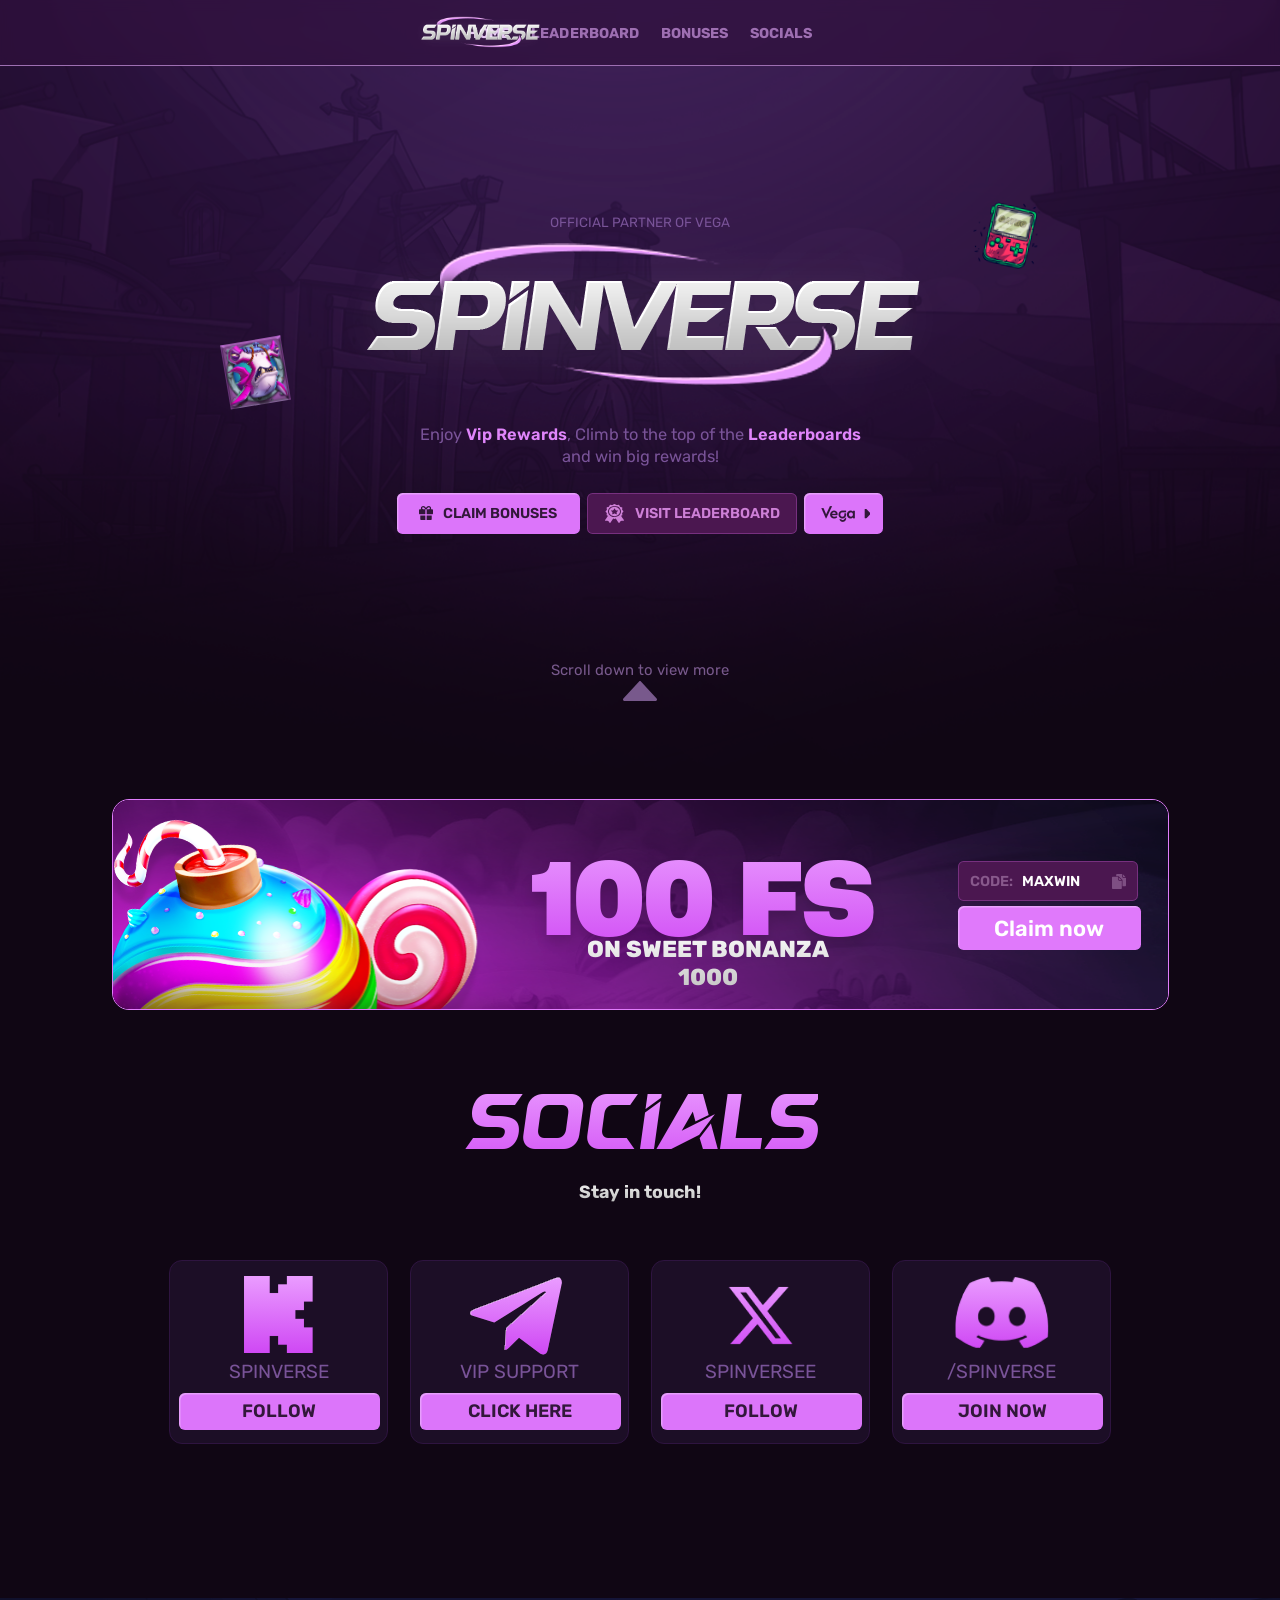
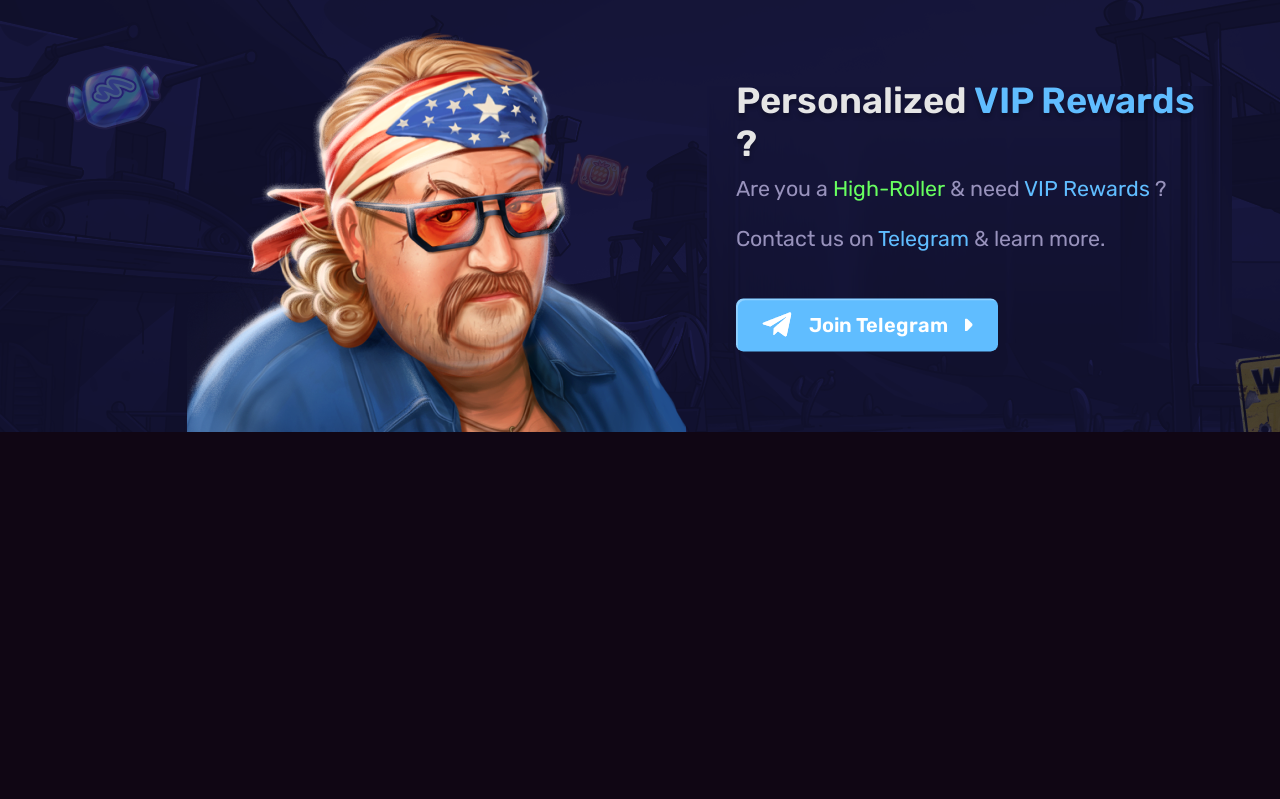
<file: index.html>
<!DOCTYPE html>
<html lang="en">
<head>
<meta charset="utf-8">
<meta name="viewport" content="width=device-width, initial-scale=1">
<title>SpinVerse — Official Partner of Vega</title>
<meta name="description" content="Enjoy VIP rewards, climb to the top of the SpinVerse leaderboards and win big rewards.">
<link rel="icon" href="assets/img/logo-nav.png">
<link rel="preconnect" href="https://fonts.googleapis.com">
<link rel="preconnect" href="https://fonts.gstatic.com" crossorigin>
<link href="https://fonts.googleapis.com/css2?family=Blinker:wght@400;600&family=Onest:wght@400..800&family=Rubik:wght@300..900&display=swap" rel="stylesheet">
<link rel="stylesheet" href="css/style.css">
<link rel="stylesheet" href="css/responsive.css">
</head>
<body>

<header class="topbar">
  <div class="topbar__inner">
    <a href="index.html" aria-label="SpinVerse home">
      <img class="topbar__logo" src="assets/img/logo-nav.png" alt="SpinVerse">
    </a>
    <button class="nav-toggle" type="button" aria-expanded="false" aria-controls="primary-nav" aria-label="Toggle navigation">
      <span></span><span></span><span></span>
    </button>
    <ul class="topbar__nav" id="primary-nav">
      <li><a href="index.html" aria-current="page">HOME</a></li>
      <li><a href="leaderboard.html">LEADERBOARD</a></li>
      <li><a href="#bonuses">BONUSES</a></li>
      <li><a href="#socials">SOCIALS</a></li>
    </ul>
  </div>
</header>

<main class="home">

  <!-- ===================== hero (Figma 13:2) ===================== -->
  <section class="hero">
    <img class="hero__bg" src="assets/img/bg-homepage.png" alt="">

    <!-- Figma places this art by absolute x/y on a 1920px page, so it lives in
         a centred 1920 box; otherwise it drifts against the centred logo and
         the rightmost piece falls off narrower viewports. -->
    <div class="hero__deco" aria-hidden="true">
      <div class="deco deco--bg3"><img src="assets/img/deco-bg3.png" alt=""></div>
      <div class="deco deco--razor"><img src="assets/img/deco-razor.png" alt=""></div>
      <div class="deco deco--gaybo"><img src="assets/img/deco-gaybo.png" alt=""></div>
      <div class="deco deco--sweets"><img src="assets/img/deco-sweets-mid.png" alt=""></div>
    </div>

    <div class="hero__brand">
      <p class="hero__partner">OFFICIAL PARTNER OF VEGA</p>
      <img class="hero__logo" src="assets/img/logo-spinverse-hero.png" alt="SpinVerse">
      <p class="hero__tagline">
        Enjoy <strong>Vip Rewards</strong>, Climb to the top of the <strong>Leaderboards</strong><br>
        and win big rewards!
      </p>
      <div class="hero__actions">
        <a class="btn btn--fill btn--claim" href="#bonuses">
          <img class="btn__icon" src="assets/svg/icon-gift.svg" alt="">CLAIM BONUSES
        </a>
        <a class="btn btn--ghost btn--lb" href="leaderboard.html">
          <img class="btn__icon" src="assets/svg/icon-premium-badge.svg" alt="">VISIT LEADERBOARD
        </a>
        <a class="btn btn--fill btn--vega" href="#" aria-label="Visit Vega">
          <span class="vega-mark" aria-hidden="true"></span>
          <span class="caret" aria-hidden="true"></span>
        </a>
      </div>
    </div>

    <div class="scroll-cue">
      <span>Scroll down to view more</span>
      <img src="assets/svg/icon-scroll-arrow.svg" alt="">
    </div>
  </section>

  <!-- ================ 100 FS banner (Figma 47:594) ================ -->
  <section class="promo" id="bonuses">
    <div class="promo__card">
      <img class="promo__bg" src="assets/img/banner-100fs-bg.png" alt="">
      <p class="promo__headline"><span>100 FS</span></p>
      <p class="promo__sub">ON SWEET BONANZA 1000</p>
      <div class="promo__actions">
        <button class="code-chip" type="button" data-code="MAXWIN">
          <span class="code-chip__label">CODE:</span>
          <span class="code-chip__value">MAXWIN</span>
          <img class="code-chip__copy" src="assets/svg/icon-copy.svg" alt="">
        </button>
        <a class="btn promo__claim" href="#">Claim now</a>
      </div>
    </div>
  </section>

  <!-- ================== socials (Figma 47:595) ==================== -->
  <section class="socials" id="socials">
    <h2 class="socials__title"><span>SOCIALS</span></h2>
    <p class="socials__sub">Stay in touch!</p>

    <div class="socials__grid">
      <div class="social-card">
        <span class="social-card__glyph glyph--kick" aria-hidden="true"></span>
        <p class="social-card__handle">SPINVERSE</p>
        <a class="btn social-card__cta" href="#">FOLLOW</a>
      </div>

      <div class="social-card">
        <img class="social-card__svg" src="assets/svg/icon-telegram-big.svg" alt="">
        <p class="social-card__handle">VIP SUPPORT</p>
        <a class="btn social-card__cta" href="#">CLICK HERE</a>
      </div>

      <div class="social-card">
        <span class="social-card__glyph glyph--x" aria-hidden="true"></span>
        <p class="social-card__handle">SPINVERSEE</p>
        <a class="btn social-card__cta" href="#">FOLLOW</a>
      </div>

      <div class="social-card">
        <span class="social-card__glyph glyph--discord" aria-hidden="true"></span>
        <p class="social-card__handle">/SPINVERSE</p>
        <a class="btn social-card__cta" href="#">JOIN NOW</a>
      </div>
    </div>
  </section>

  <!-- ================ VIP rewards band (Figma 47:598) ============= -->
  <section class="vip">
    <img class="vip__art" src="assets/img/vip-art.png" alt="">
    <div class="vip__inner">

      <div class="vip__copy">
        <h2 class="vip__title">Personalized <span>VIP Rewards</span> ?</h2>
        <p class="vip__text">
          Are you a <span class="hi-green">High-Roller</span> &amp; need <span class="hi-blue">VIP Rewards</span> ?<br><br>
          Contact us on <span class="hi-blue">Telegram</span> &amp; learn more.
        </p>
        <a class="btn vip__tg" href="#">
          <img src="assets/svg/icon-telegram-btn.svg" alt="">
          Join Telegram
          <span class="caret" aria-hidden="true"></span>
        </a>
      </div>
    </div>
  </section>

</main>

<script src="js/main.js"></script>
</body>
</html>
</file>
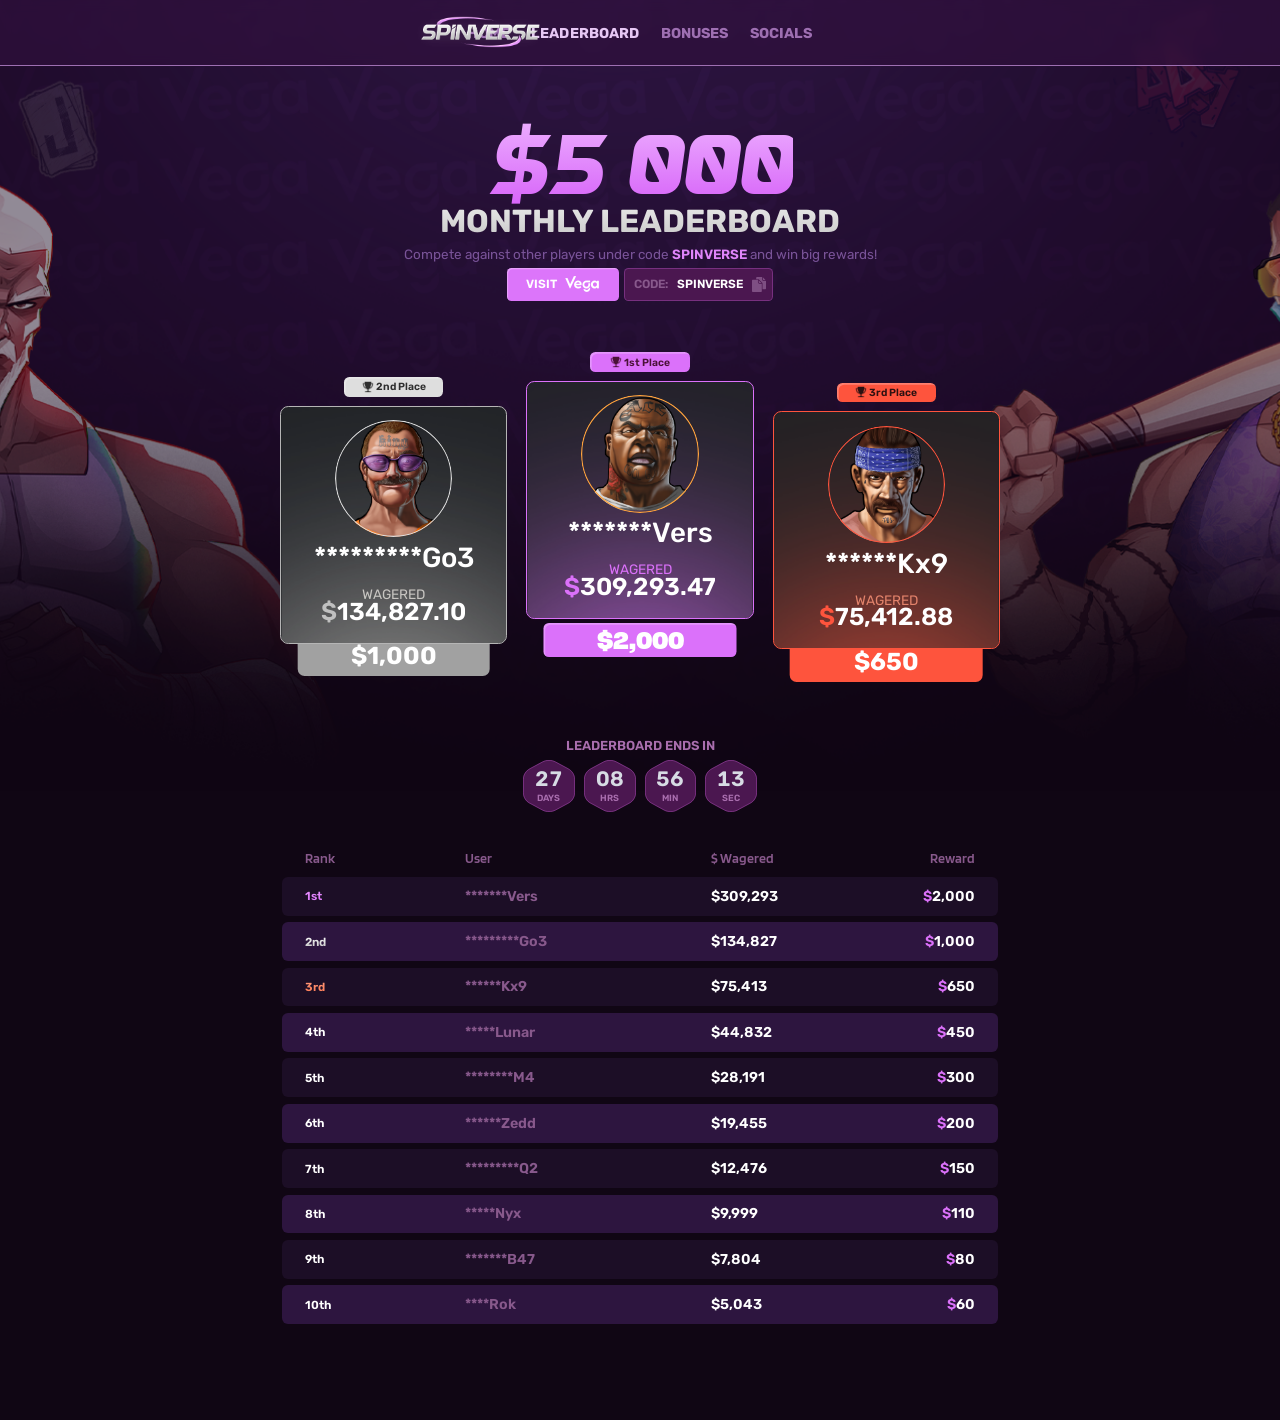
<file: leaderboard.html>
<!DOCTYPE html>
<html lang="en">
<head>
<meta charset="utf-8">
<meta name="viewport" content="width=device-width, initial-scale=1">
<title>SpinVerse — $5 000 Monthly Leaderboard</title>
<meta name="description" content="Compete against other players under code SPINVERSE and win a share of the $5,000 monthly leaderboard.">
<link rel="icon" href="assets/img/logo-nav.png">
<link rel="preconnect" href="https://fonts.googleapis.com">
<link rel="preconnect" href="https://fonts.gstatic.com" crossorigin>
<link href="https://fonts.googleapis.com/css2?family=Blinker:wght@400;600&family=Onest:wght@400..800&family=Rubik:wght@300..900&display=swap" rel="stylesheet">
<link rel="stylesheet" href="css/style.css">
<link rel="stylesheet" href="css/leaderboard.css">
<link rel="stylesheet" href="css/responsive.css">
</head>
<body>

<header class="topbar">
  <div class="topbar__inner">
    <a href="index.html" aria-label="SpinVerse home">
      <img class="topbar__logo" src="assets/img/logo-nav-lb.png" alt="SpinVerse">
    </a>
    <button class="nav-toggle" type="button" aria-expanded="false" aria-controls="primary-nav" aria-label="Toggle navigation">
      <span></span><span></span><span></span>
    </button>
    <ul class="topbar__nav" id="primary-nav">
      <li><a href="index.html">HOME</a></li>
      <li><a href="leaderboard.html" aria-current="page">LEADERBOARD</a></li>
      <li><a href="index.html#bonuses">BONUSES</a></li>
      <li><a href="index.html#socials">SOCIALS</a></li>
    </ul>
  </div>
</header>

<main class="lb">
  <img class="lb__bg" src="assets/img/bg-vega.png" alt="">

  <div class="lb__inner">

    <p class="lb__title"><span data-prize-pool>$5 000</span></p>
    <h1 class="lb__subtitle">MONTHLY LEADERBOARD</h1>
    <p class="lb__lede">
      Compete against other players under code <strong>SPINVERSE</strong> and win big rewards!
    </p>

    <div class="lb__cta">
      <a class="btn lb__visit" href="#">
        VISIT <span class="vega-mark" aria-hidden="true"></span>
      </a>
      <button class="code-chip" type="button" data-code="SPINVERSE">
        <span class="code-chip__label">CODE:</span>
        <span class="code-chip__value">SPINVERSE</span>
        <img class="code-chip__copy" src="assets/svg/icon-copy-lb.svg" alt="">
      </button>
    </div>

    <noscript>
      <p class="lb__noscript">The leaderboard standings need JavaScript enabled to load.</p>
    </noscript>

    <!-- The podium (Figma 4:485 / 4:510 / 4:535) and the ranks table
         (Figma 54:610) are both rendered from LEADERBOARD.players in
         js/leaderboard.js, so the top three always match rows 1-3.
         Left-to-right the podium runs 2nd, 1st, 3rd, with 1st elevated.

         Note on the source file: its podium group names are out of step with
         the badges they contain (the group named "2nd" holds the 3rd-place
         badge). Badge text, colours and canvas position agree with each
         other, so those are what the layout follows. -->
    <section class="podium" aria-label="Top three players" data-podium></section>

    <!-- countdown (Figma 66:2) — Figma's frozen values are the no-JS fallback -->
    <section class="timer" aria-label="Time remaining">
      <p class="timer__label">LEADERBOARD ENDS IN</p>
      <div class="timer__units" data-countdown>
        <div class="timer__unit">
          <img class="timer__hex" src="assets/svg/timer-hex.svg" alt="">
          <span class="timer__value" data-unit="days">18</span>
          <span class="timer__name">DAYS</span>
        </div>
        <div class="timer__unit">
          <img class="timer__hex" src="assets/svg/timer-hex.svg" alt="">
          <span class="timer__value" data-unit="hours">12</span>
          <span class="timer__name">HRS</span>
        </div>
        <div class="timer__unit">
          <img class="timer__hex" src="assets/svg/timer-hex.svg" alt="">
          <span class="timer__value" data-unit="minutes">53</span>
          <span class="timer__name">MIN</span>
        </div>
        <div class="timer__unit">
          <img class="timer__hex" src="assets/svg/timer-hex.svg" alt="">
          <span class="timer__value" data-unit="seconds">31</span>
          <span class="timer__name">SEC</span>
        </div>
      </div>
    </section>

    <section class="lb-table" role="table" aria-label="Leaderboard ranks 1 to 10" data-ranks>
      <div class="lb-table__row lb-table__head" role="row">
        <span role="columnheader">Rank</span>
        <span role="columnheader">User</span>
        <span class="lb-table__wagered" role="columnheader">$ Wagered</span>
        <span class="lb-table__reward" role="columnheader">Reward</span>
      </div>
    </section>

  </div>
</main>

<script src="js/main.js"></script>
<script src="js/leaderboard.js"></script>
</body>
</html>
</file>
<file: css/style.css>
/* ==========================================================================
   SpinVerse — implemented from Figma "SpinVerse (Copy)"
   file GrZ4Aiq9pjTUiHEvaQZJc5 · frames 13:2 (Home) and 3:210 (Rainbet LB)
   Design canvas: 1920px wide. Values below are the Figma values verbatim.
   ========================================================================== */

*, *::before, *::after { box-sizing: border-box; }
html, body { margin: 0; padding: 0; }

/* The two display faces the design calls for. Both are subset to ASCII and
   converted to WOFF from the originals in /neue-corp-font-family and /sakana.
   NOTE: both were supplied under personal-use-only licences — commercial
   deployment needs retail licences (PP Neue Corp from Pangram Pangram). */
@font-face {
  font-family: "PP Neue Corp";
  src: url("../assets/fonts/PPNeueCorp-NormalUltrabold.woff") format("woff");
  font-weight: 800;
  font-style: normal;
  font-display: swap;
}
@font-face {
  font-family: "Sakana";
  src: url("../assets/fonts/Sakana-Regular.woff") format("woff");
  font-weight: 400;
  font-style: normal;
  font-display: swap;
}

:root {
  /* surfaces */
  --bg:              #100614;
  --topbar-bg:       rgba(47, 16, 60, .7);
  --card-bg:         #1c0e26;
  --card-border:     #2e1440;
  --row-odd:         #1c0e26;
  --row-even:        #2d153f;
  --podium-bg:       #1e2024;
  --vip-bg:          #0e0e26;
  --code-bg:         #4b1750;
  --code-border:     rgba(210, 100, 221, .33);

  /* brand purples */
  --purple:          #dc75fa;
  --purple-btn:      #e079fb;
  --purple-accent:   #e085fb;
  --purple-1st:      #db71fa;
  --nav:             #9e6fb2;
  --muted:           #795398;
  --muted-2:         #88598c;
  --on-purple:       #32173a;

  /* podium / rank accents */
  --silver:          #b5b5b5;
  --silver-bar:      #a1a1a1;
  --silver-badge:    #dedede;
  --orange:          #fe543d;

  /* misc */
  --blue:            #60bdff;
  --green:           #68ff60;

  /* the two display faces from the Figma file */
  --font-display:    "PP Neue Corp", "Arial Black", system-ui, sans-serif;
  --font-sakana:     "Sakana", "Impact", system-ui, sans-serif;

  /* shared treatment for the gradient display wordmarks */
  --grad-wordmark:   linear-gradient(0deg, #cf48f4 0%, #ea9cff 100%);

  /* the inset top-left highlight Figma puts on every filled button */
  --btn-gloss:       inset 1.397px 1.397px 0 0 rgba(255, 255, 255, .3);
}

body {
  background: var(--bg);
  font-family: "Rubik", system-ui, -apple-system, "Segoe UI", sans-serif;
  color: #fff;
  overflow-x: hidden;
}

img { display: block; max-width: 100%; }
a { text-decoration: none; color: inherit; }

/* ============================ top bar (13:6 / 47:602) ==================== */

.topbar {
  position: relative;
  z-index: 20;
  height: 66px;
  background: var(--topbar-bg);
  border-bottom: 1px solid var(--nav);
  backdrop-filter: blur(6px);
}
.topbar__inner {
  position: relative;
  height: 100%;
  max-width: 1920px;
  margin-inline: auto;
}
.topbar__logo {
  position: absolute;
  left: 414px;
  top: 16px;
  width: 131.49px;
  height: 34px;
  object-fit: contain;
}
.topbar__nav {
  display: flex;
  align-items: center;
  justify-content: center;
  gap: 21px;              /* uniform 21px between the four Figma labels */
  height: 100%;
  margin: 0;
  padding: 0;
  list-style: none;
}
.topbar__nav a {
  font-size: 14.3px;
  font-weight: 700;
  color: var(--nav);
  letter-spacing: .01em;
  transition: color .18s ease;
}
.topbar__nav a:hover,
.topbar__nav a[aria-current="page"] { color: #e7c8f5; }

.nav-toggle {
  display: none;
  position: absolute;
  right: 20px;
  top: 50%;
  transform: translateY(-50%);
  width: 40px;
  height: 32px;
  padding: 6px;
  background: none;
  border: 0;
  cursor: pointer;
}
.nav-toggle span {
  display: block;
  height: 2px;
  margin: 4px 0;
  background: var(--nav);
  border-radius: 2px;
}

/* ============================== buttons ================================= */

.btn {
  position: relative;
  display: inline-flex;
  align-items: center;
  justify-content: center;
  gap: 8px;
  border: 0;
  border-radius: 5.589px;
  font-family: inherit;
  font-size: 14.3px;
  font-weight: 600;
  cursor: pointer;
  white-space: nowrap;
  transition: transform .15s ease, filter .15s ease;
}
.btn:hover { transform: translateY(-1px); filter: brightness(1.07); }
.btn:active { transform: translateY(0); }

/* filled purple + Figma's inset gloss */
.btn--fill {
  background: var(--purple);
  color: var(--on-purple);
  box-shadow: var(--btn-gloss);
}
/* dark chip with the translucent orchid hairline */
.btn--ghost {
  background: var(--code-bg);
  border: 1px solid var(--code-border);
  color: #ce80d7;
}
.btn__icon { width: 14px; height: 14px; flex: none; }

/* copy-code chip (22:429 / 3:422) */
.code-chip {
  display: inline-flex;
  align-items: center;
  gap: 9px;
  height: 40px;
  padding: 0 11px;
  background: var(--code-bg);
  border: .697px solid var(--code-border);
  border-radius: 5.578px;
  font-family: inherit;
  font-size: 14.41px;
  font-weight: 600;
  cursor: pointer;
  transition: border-color .18s ease;
}
.code-chip:hover { border-color: rgba(210, 100, 221, .7); }
.code-chip__label { color: var(--muted-2); }
.code-chip__value { color: #fff; }
.code-chip__copy {
  width: 14px;
  height: 15px;
  flex: none;
  margin-left: auto;      /* copy glyph sits flush right, as in Figma */
  opacity: .85;
}
.code-chip.is-copied .code-chip__value::after {
  content: " \2713";
  color: var(--green);
}

/* the Vega wordmark is a PNG used as an alpha mask so it can be recoloured */
.vega-mark {
  width: 34px;
  height: 16px;
  background: currentColor;
  -webkit-mask: url("../assets/img/vega-wordmark-mask.png") no-repeat center / contain;
          mask: url("../assets/img/vega-wordmark-mask.png") no-repeat center / contain;
}

/* the source polygon points up; Figma rotates it 90° so it reads as a chevron */
.caret {
  flex: none;
  transform: rotate(90deg);
  background: currentColor;
  -webkit-mask: url("../assets/svg/icon-caret.svg") no-repeat center / contain;
          mask: url("../assets/svg/icon-caret.svg") no-repeat center / contain;
}

/* ======================= HOME · hero (13:2) ============================== */

.hero {
  position: relative;
  height: 791px;
  margin-top: -66px;        /* top bar overlays the hero art, as in Figma */
  padding-top: 66px;
  overflow: hidden;
}
.hero__bg {
  position: absolute;
  inset: 0;
  width: 100%;
  height: 791px;
  object-fit: cover;
  z-index: 0;
}

/* Floating game-art decorations (13:384-387). Their x/y are measured from the
   left edge of the 1920px Figma page, so they hang off a centred 1920 box —
   pinning them to the viewport edge instead would slide them across the logo
   as the window narrows, and push the rightmost one out of view. */
.hero__deco {
  position: absolute;
  left: 50%;
  top: 0;
  transform: translateX(-50%);
  width: 1920px;
  height: 791px;
  z-index: 1;
  pointer-events: none;
}
.deco { position: absolute; pointer-events: none; }
.deco img { width: 100%; height: 100%; object-fit: cover; }
.deco--bg3    { left: -72px;  top: 116px; width: 170px;     height: 170px;     transform: rotate(-9.63deg);  opacity: .16; }
.deco--razor  { left: 545px;  top: 340px; width: 60.683px;  height: 64.614px;  transform: rotate(-9.54deg); }
.deco--gaybo  { left: 1292px; top: 200px; width: 74.491px;  height: 74.491px;  transform: rotate(5.08deg); }
.deco--sweets { left: 1635px; top: 397px; width: 122.849px; height: 96.158px;  transform: rotate(-18.61deg); opacity: .23; }

/* brand block (47:597) — 658×327 frame, children at Figma coordinates */
.hero__brand {
  position: relative;
  z-index: 2;
  width: 658px;
  max-width: 100%;
  height: 327px;
  margin: 141px auto 0;     /* frame top 207 − top bar 66 */
}
.hero__partner {
  position: absolute;
  top: 7px;
  left: 0; right: 0;
  margin: 0;
  text-align: center;
  font-size: 13.468px;
  color: var(--muted);
}
.hero__logo {
  position: absolute;
  top: 0; left: 0;
  width: 658px;
  height: 226px;
  object-fit: contain;
}
.hero__tagline {
  position: absolute;
  top: 217px;
  left: 0; right: 0;
  margin: 0;
  text-align: center;
  font-size: 16.414px;
  line-height: 1.35;
  color: var(--muted);
}
.hero__tagline strong {
  font-weight: 600;
  color: var(--purple-accent);
}
.hero__actions {
  position: absolute;
  top: 286px;
  left: 0; right: 0;
  display: flex;
  justify-content: center;
  gap: 7px;
}
/* icon and label offsets inside each hero button are taken from Figma */
.hero__actions .btn--claim {
  width: 183.026px; height: 40.517px;
  justify-content: flex-start; padding-left: 22px; gap: 10px;
}
.hero__actions .btn--lb {
  width: 210px; height: 41px;
  justify-content: flex-start; padding-left: 17px; gap: 11px;
}
.hero__actions .btn--vega {
  width: 79px; height: 41px; color: var(--on-purple);
  justify-content: flex-start; padding-left: 17px; gap: 8px;
}
.btn--vega .caret { width: 9.78px; height: 17.115px; }
.btn--lb .btn__icon { width: 19px; height: 19px; }

/* scroll cue (24:465 / 24:467) */
.scroll-cue {
  position: absolute;
  z-index: 2;
  top: 661px;
  left: 0; right: 0;
  text-align: center;
  color: #78598c;
  font-size: 14.89px;
}
.scroll-cue img {
  width: 34.149px;
  height: 19.514px;
  margin: 2px auto 0;
  animation: bob 1.8s ease-in-out infinite;
}
/* the source polygon points up; Figma rotates it 180° to point down */
@keyframes bob {
  0%, 100% { transform: translateY(0)   rotate(180deg); }
  50%      { transform: translateY(5px) rotate(180deg); }
}

/* ===================== HOME · 100 FS banner (47:594) ==================== */

.promo { padding: 8px 20px 0; }
.promo__card {
  position: relative;
  width: 1057px;
  max-width: 100%;
  height: 211px;
  margin-inline: auto;
  border: 1px solid #e07dfb;
  border-radius: 17px;
  overflow: hidden;
}
.promo__bg {
  position: absolute;
  inset: 0;
  width: 100%;
  height: 100%;
  object-fit: cover;
}
/* "100 FS" — PP Neue Corp Normal Ultrabold 104.779px (Figma 22:424).
   The fixed box keeps the layout stable; the inner span carries the gradient
   so background-clip maps to the glyphs rather than the whole box. */
/* Figma text box is 346×159 at (417.05, 19); centring the glyphs in it puts
   the ink where the design has it, just above the subtitle at y=135. */
.promo__headline {
  position: absolute;
  left: 417px;
  top: 19px;
  width: 346px;
  height: 159px;
  margin: 0;
  display: flex;
  align-items: center;
  justify-content: center;
  filter: drop-shadow(0 8px 5.8px rgba(0, 0, 0, .12));
}
.promo__headline span {
  font-family: var(--font-display);
  font-weight: 800;
  font-size: 104.779px;
  line-height: 1.2;        /* keeps background-clip from shearing the glyphs */
  white-space: nowrap;
  background: var(--grad-wordmark);
  -webkit-background-clip: text;
          background-clip: text;
  color: transparent;
}
/* 22:425 — box x=443 w=305, so it is centred under the headline, not
   left-anchored at 443 (which is what pushed it out of alignment). */
.promo__sub {
  position: absolute;
  left: 443px;
  top: 135px;
  width: 305px;
  margin: 0;
  text-align: center;
  font-size: 23.165px;
  font-weight: 800;
  background: linear-gradient(0deg, #c3c3c3 0%, #f9f9f9 100%);
  -webkit-background-clip: text;
          background-clip: text;
  color: transparent;
}
.promo__actions {
  position: absolute;
  left: 845px;
  top: 61px;
  display: flex;
  flex-direction: column;
  gap: 5px;
}
.promo__actions .code-chip { width: 180.606px; }
.promo__claim {
  width: 183px;
  height: 44px;
  background: var(--purple-btn);
  color: #fff;
  font-size: 21.795px;
  font-weight: 600;
  box-shadow: var(--btn-gloss);
}

/* ======================== HOME · socials (47:595) ======================= */

.socials { padding: 92px 20px 0; }
/* "SOCIALS" — Sakana 78.085px (Figma 40:557) */
.socials__title {
  width: 356.67px;
  height: 54.67px;
  margin: 0 auto;
  display: flex;
  align-items: center;
  justify-content: center;
}
.socials__title span {
  font-family: var(--font-sakana);
  font-weight: 400;
  font-size: 78.085px;
  line-height: 1.35;       /* keeps background-clip from shearing the glyphs */
  white-space: nowrap;
  background: var(--grad-wordmark);
  -webkit-background-clip: text;
          background-clip: text;
  color: transparent;
}
.socials__sub {
  margin: 24px 0 0;
  text-align: center;
  font-size: 17.703px;
  font-weight: 700;
  background: linear-gradient(180deg, #f4f4f4 0%, #c0c0c0 100%);
  -webkit-background-clip: text;
          background-clip: text;
  color: transparent;
}
.socials__grid {
  display: grid;
  grid-template-columns: repeat(4, 219px);
  gap: 22px;
  justify-content: center;
  margin-top: 58px;
}
.social-card {
  position: relative;
  height: 184px;
  background: var(--card-bg);
  border: 1px solid var(--card-border);
  border-radius: 13px;
  transition: border-color .2s ease, transform .2s ease;
}
.social-card:hover { border-color: #58306e; transform: translateY(-3px); }

/* Each glyph is the Figma PNG used as an alpha mask, filled with the design's
   purple gradient. Sizes are per-icon — no shared descendant sizing rule. */
.social-card__glyph {
  position: absolute;
  background-image: linear-gradient(0deg, #cf48f4 0%, #ea9cff 100%);
  -webkit-mask-repeat: no-repeat; mask-repeat: no-repeat;
  -webkit-mask-size: contain;     mask-size: contain;
  -webkit-mask-position: center;  mask-position: center;
}
.glyph--kick {
  left: 54.12px; top: 15.76px; width: 108.433px; height: 76.261px;
  -webkit-mask-image: url("../assets/img/mask-kick.png");
          mask-image: url("../assets/img/mask-kick.png");
}
.glyph--x {
  left: 56.07px; top: 18px; width: 105.244px; height: 74.018px;
  -webkit-mask-image: url("../assets/img/mask-x.png");
          mask-image: url("../assets/img/mask-x.png");
}
.glyph--discord {
  left: 57.78px; top: 15.88px; width: 102.055px; height: 71.775px;
  -webkit-mask-image: url("../assets/img/mask-discord.png");
          mask-image: url("../assets/img/mask-discord.png");
}
/* telegram ships as a real SVG, so it is rendered, not masked */
.social-card__svg {
  position: absolute;
  left: 50px; top: 0;
  width: 110px;
  height: 110px;
}
.social-card__handle {
  position: absolute;
  top: 99px;
  left: 0; right: 0;
  margin: 0;
  text-align: center;
  font-size: 18.957px;
  color: var(--muted);
}
.social-card__cta {
  position: absolute;
  left: 8.81px;
  top: 132px;
  width: 200.745px;
  height: 37.009px;
  border-radius: 6px;
  background: var(--purple);
  color: var(--on-purple);
  font-size: 18px;
  font-weight: 600;
  box-shadow: inset 1.472px 1.472px 0 0 rgba(255, 255, 255, .3);
}

/* ========================= HOME · VIP band (47:598) ===================== */

/* The Figma Home Page frame is 2424 tall and the band ends at 2057, leaving
   367px of page background below it. */
.home { padding-bottom: 367px; }

.vip {
  position: relative;
  height: 434px;
  margin-top: 154px;
  background: var(--vip-bg);
  overflow: hidden;          /* stands in for Figma's rectangular mask */
}
/* Figma composites this band from five layers with a colour-dodge blend at 65%
   over #0e0e26. CSS mix-blend-mode does not reproduce that stack faithfully
   (it blew the sky out), so the whole artwork group — saloon plate, cowboy,
   bonus coin and both sweets — is exported from Figma pre-flattened. */
.vip__art {
  position: absolute;
  left: 50%;
  top: 0;
  transform: translateX(-50%);
  width: 1920px;
  max-width: none;
  height: 434px;
  z-index: 0;
  pointer-events: none;
}
/* The band is authored 1983px wide on a 1920px page, so it deliberately
   overhangs both edges; keeping the true width makes the x-coordinates land. */
.vip__inner {
  position: relative;
  height: 100%;
  width: 1983px;
  margin-inline: auto;
}
/* Copy column at x=991: title y=102, body y=156.8, button y=279.
   Kept in normal flow inside .vip__copy so it can reflow on narrow screens. */
.vip__copy { position: absolute; z-index: 1; left: 991px; top: 102px; }
.vip__title {
  margin: 0;
  font-size: 36.34px;
  font-weight: 600;
  line-height: 43px;
  color: #e5e5e5;
  text-shadow: 0 4px 4px rgba(0, 0, 0, .25);
}
.vip__title span { color: var(--blue); }
.vip__text {
  margin: 11.8px 0 0;
  font-size: 21.435px;
  line-height: 25px;
  color: #9892bc;
}
.vip__text .hi-green { color: var(--green); }
.vip__text .hi-blue  { color: var(--blue); }
.vip__tg {
  display: flex;
  align-items: center;
  justify-content: space-between;
  margin-top: 47.2px;
  padding: 0 23px 0 24px;
  width: 262px;
  height: 53px;
  border-radius: 7.357px;
  background: var(--blue);
  color: #fff;
  font-size: 20px;
  box-shadow: inset 1.839px 1.839px 0 0 rgba(255, 255, 255, .3);
}
.vip__tg img { width: 34px; height: 34px; }
.vip__tg .caret { width: 12.875px; height: 22.531px; }
</file>
<file: css/responsive.css>
/* ==========================================================================
   SpinVerse — responsive behaviour.
   The Figma file is a single 1920px desktop composition with no smaller
   breakpoints, so everything below the desktop width is an interpretation:
   sections reflow rather than scale, to keep type legible.
   ========================================================================== */

/* ------------------------- ≤1560px: VIP band reflows --------------------
   The cowboy is baked into vip-art.png on its left third, so the copy stays
   on the right and the plate is cropped from the centre outwards. */
@media (max-width: 1560px) {
  .vip__art {
    left: 0;
    transform: none;
    width: 100%;
    height: 100%;
    object-fit: cover;
    object-position: 38% center;
  }
  .vip__inner { width: auto; max-width: 100%; }
  .vip__copy {
    left: auto;
    right: 5%;
    top: 50%;
    transform: translateY(-50%);
    max-width: 480px;
  }
}

/* ------------------------- ≤1200px: nav + promo ------------------------- */
@media (max-width: 1200px) {
  .topbar__logo { left: 24px; }
}

@media (max-width: 1120px) {
  .promo { padding-inline: 24px; }
  .promo__card {
    display: flex;
    flex-direction: column;
    align-items: center;
    justify-content: center;
    gap: 14px;
    height: auto;
    padding: 32px 24px;
    text-align: center;
  }
  /* the artwork sits on the left of the banner, so darken it behind the copy */
  .promo__card::after {
    content: "";
    position: absolute;
    inset: 0;
    background: linear-gradient(90deg, rgba(16, 6, 20, .72), rgba(16, 6, 20, .82));
    z-index: 0;
  }
  .promo__headline,
  .promo__sub,
  .promo__actions { position: static; z-index: 1; }
  .promo__headline { width: 265px; height: 68px; }
  .promo__headline span { font-size: 78px; }
  .promo__sub { font-size: 20px; }
  .promo__actions { flex-direction: row; flex-wrap: wrap; justify-content: center; gap: 10px; }
}

/* --------------------- ≤1024px: nav collapses to a drawer --------------- */
@media (max-width: 1024px) {
  .nav-toggle { display: block; }
  .topbar__nav {
    position: absolute;
    top: 66px;
    left: 0;
    right: 0;
    flex-direction: column;
    gap: 0;
    height: auto;
    padding: 8px 0;
    background: #1b0a24;
    border-bottom: 1px solid var(--nav);
    display: none;
  }
  .topbar__nav.is-open { display: flex; }
  .topbar__nav li { width: 100%; text-align: center; }
  .topbar__nav a { display: block; padding: 14px 0; font-size: 15px; }
}

/* --------------------- ≤1000px: socials to two columns ------------------ */
@media (max-width: 1000px) {
  .socials { padding-top: 72px; }
  .socials__grid { grid-template-columns: repeat(2, 219px); gap: 20px; }
}

/* ------------------- ≤900px: podium stacks, table tightens -------------- */
@media (max-width: 900px) {
  .podium {
    flex-direction: column;
    align-items: center;
    gap: 66px;             /* room for the prize bar hanging below each card */
    margin-top: 40px;
  }
  .podium__col--first,
  .podium__col--second,
  .podium__col--third { margin-top: 0; }
  /* first place reads first on a stacked layout */
  .podium__col--first  { order: 1; }
  .podium__col--second { order: 2; }
  .podium__col--third  { order: 3; }

  .timer { margin-top: 72px; }

  .lb-table__row {
    grid-template-columns: 52px 1fr 96px;
    padding-inline: 14px;
  }
  /* wagered and reward are the two numbers worth keeping side by side */
  .lb-table__wagered { display: none; }
  .lb-table__head .lb-table__wagered { display: none; }
}

/* --------------- ≤820px: hero reflows from canvas to flow --------------- */
@media (max-width: 820px) {
  .hero {
    height: auto;
    padding-bottom: 56px;
  }
  .hero__bg { height: 100%; }
  .deco { display: none; }

  .hero__brand {
    display: flex;
    flex-direction: column;
    align-items: center;
    width: 100%;
    height: auto;
    margin-top: 56px;
    padding-inline: 20px;
  }
  .hero__partner,
  .hero__logo,
  .hero__tagline,
  .hero__actions { position: static; }
  .hero__partner { order: 1; margin-bottom: 10px; }
  .hero__logo    { order: 2; width: 100%; max-width: 420px; height: auto; }
  .hero__tagline { order: 3; margin-top: 12px; font-size: 15px; }
  .hero__actions { order: 4; margin-top: 24px; flex-wrap: wrap; }

  .scroll-cue { position: static; margin-top: 36px; }

  /* art becomes a dimmed backdrop; the copy centres over it */
  .vip { height: auto; min-height: 340px; padding: 44px 20px; }
  .vip::after {
    content: "";
    position: absolute;
    inset: 0;
    background: rgba(14, 14, 38, .62);
    z-index: 0;
  }
  .vip__art { opacity: .38; object-position: 32% center; }
  .vip__inner { height: auto; }
  /* stays positioned so its z-index still counts against the ::after scrim */
  .vip__copy {
    position: relative;
    z-index: 2;
    left: auto;
    right: auto;
    top: auto;
    transform: none;
    max-width: 100%;
    margin: 0 auto;
    text-align: center;
  }
  .vip__title { font-size: 30px; line-height: 1.2; }
  .vip__text { font-size: 18px; }
  .vip__tg { margin-inline: auto; }
}

/* ------------------------- ≤620px: single column ------------------------ */
@media (max-width: 620px) {
  .topbar__logo { width: 110px; height: 28px; top: 19px; }

  .socials { padding-top: 60px; }
  .socials__title { width: 260px; height: 40px; }
  .socials__title span { font-size: 57px; }
  .socials__grid { grid-template-columns: 219px; }

  .promo__headline { width: 220px; height: 57px; }
  .promo__headline span { font-size: 65px; }
  .promo__sub { font-size: 17px; }

  .lb__title { width: 232px; height: 61px; margin-top: 48px; }
  .lb__title span { font-size: 64px; }
  .lb__subtitle { font-size: 23px; line-height: 30px; }
  .lb__lede { font-size: 12.5px; padding-inline: 20px; }
  .lb__cta { flex-wrap: wrap; gap: 8px; }

  .lb-table { padding-inline: 14px; }
  .lb-table__row { grid-template-columns: 44px 1fr 82px; padding-inline: 12px; }
  .lb-table__user,
  .lb-table__reward { font-size: 13px; }

  .vip__title { font-size: 25px; }
  .vip__text { font-size: 16px; }
  .vip__tg { width: 100%; max-width: 262px; }
}

/* --------------------------- motion preferences ------------------------- */
@media (prefers-reduced-motion: reduce) {
  .scroll-cue img { animation: none; }
  .btn, .social-card, .code-chip { transition: none; }
  .btn:hover, .social-card:hover { transform: none; }
}
</file>
<file: css/leaderboard.css>
/* ==========================================================================
   SpinVerse — leaderboard page (Figma frame 3:210 "Rainbet LB")
   Offsets below are derived from the Figma canvas coordinates on the
   1920×1435 frame; the arithmetic is noted where it is not obvious.
   ========================================================================== */

.lb {
  position: relative;
  margin-top: -66px;      /* top bar sits over the artwork */
  padding-top: 66px;
  overflow: hidden;
}
/* BGVega 2 (47:601) — 1921×791, 74% opacity over the base background */
.lb__bg {
  position: absolute;
  top: 0; left: 50%;
  transform: translateX(-50%);
  width: 1921px;
  min-width: 100%;
  height: 791px;
  object-fit: cover;
  opacity: .74;
  z-index: 0;
  pointer-events: none;
}
.lb__inner {
  position: relative;
  z-index: 1;
  padding-bottom: 96px;
}

/* ------------------------------- headings ------------------------------- */

/* "$5 000" — Sakana 84.069px (Figma 3:250). The 302×80 box is the ink box
   Figma reports, which keeps the headings below it at their drawn offsets. */
.lb__title {
  width: 302px;
  height: 80px;
  margin: 67.5px auto 0;
  display: flex;
  align-items: center;
  justify-content: center;
}
.lb__title span {
  font-family: var(--font-sakana);
  font-weight: 400;
  font-size: 84.069px;
  /* background-clip paints only inside the line box, so a 1.0 line-height
     shears the tops off Sakana's taller glyphs. 1.35 clears the ascenders. */
  line-height: 1.35;
  white-space: nowrap;
  background: linear-gradient(0deg, #d150f7 0%, #edafff 100%);
  -webkit-background-clip: text;
          background-clip: text;
  color: transparent;
}
.lb__subtitle {
  margin: -12px 0 0;      /* pulled up under the wordmark */
  text-align: center;
  font-size: 31.854px;
  font-weight: 700;
  line-height: 38px;
  background: linear-gradient(180deg, #eaeaea 0%, #c8c8c8 100%);
  -webkit-background-clip: text;
          background-clip: text;
  color: transparent;
}
.lb__lede {
  margin: 6px 0 0;        /* y=260 vs subtitle bottom 254.03 */
  text-align: center;
  font-size: 13.468px;
  line-height: 16px;
  color: var(--muted);
}
.lb__lede strong {
  font-weight: 600;
  color: var(--purple-accent);
}

/* VISIT / CODE row (3:418), y=282 */
.lb__cta {
  display: flex;
  justify-content: center;
  align-items: center;
  gap: 5.25px;
  margin-top: 6px;
}
.lb__visit {
  width: 112.747px;
  height: 33.364px;
  border-radius: 4.602px;
  background: var(--purple);
  color: #fff;
  font-size: 11.888px;
  box-shadow: inset 1.15px 1.15px 0 0 rgba(255, 255, 255, .3);
}
.lb__visit .vega-mark { color: #fff; }
.lb__cta .code-chip {
  width: 149px;
  height: 33px;
  border-width: .575px;
  border-radius: 4.602px;
  font-size: 11.888px;
  padding: 0 9px;
}

.lb__noscript {
  margin: 40px auto 0;
  max-width: 480px;
  padding: 14px 18px;
  border: 1px solid var(--code-border);
  border-radius: 8px;
  background: var(--code-bg);
  text-align: center;
  font-size: 14px;
  color: #e7c8f5;
}

/* -------------------------------- podium -------------------------------- */

/* Cards are 227.039×238.047 with a 19.26px gutter, row centred on 958.5.
   Row top = 367 (the 1st-place badge); the other two columns are staggered
   down by their Figma badge offsets. CTA row ends at 315.364 → 51.636 gap. */
.podium {
  display: flex;
  justify-content: center;
  align-items: flex-start;
  gap: 19.26px;
  margin-top: 51.636px;
}
.podium__col { position: relative; width: 227.039px; }
.podium__col--first  { margin-top: 0; }        /* badge y=367    */
.podium__col--second { margin-top: 24.77px; }  /* badge y=391.77 */
.podium__col--third  { margin-top: 30.27px; }  /* badge y=397.27 */

/* rank pill above the card (4:504 / 4:529 / 4:554) */
.podium__badge {
  position: relative;
  z-index: 3;
  display: flex;
  align-items: center;
  justify-content: center;
  gap: 2px;
  width: 99.071px;
  height: 19.264px;
  margin: 0 auto;
  border-radius: 5.504px;
  font-size: 10.379px;
  font-weight: 600;
  box-shadow: inset 1.694px 1.694px 0 0 rgba(255, 255, 255, .25);
}
.podium__trophy {
  width: 12.384px;
  height: 12.384px;
  flex: none;
  background: currentColor;
  -webkit-mask: url("../assets/img/mask-trophy.png") no-repeat center / contain;
          mask: url("../assets/img/mask-trophy.png") no-repeat center / contain;
}
.podium__col--first  .podium__badge { background: var(--purple-1st);   color: #4a1137; }
.podium__col--second .podium__badge { background: var(--silver-badge); color: #2f2f2f; }
.podium__col--third  .podium__badge { background: var(--orange);       color: #2d1111; }

/* the card itself (4:487 / 4:512 / 4:537).
   Card top sits 28.26px below the badge top, i.e. 9px below the badge. */
.podium__card {
  position: relative;
  z-index: 1;                /* laps over the prize bar tucked beneath it */
  height: 238.047px;
  margin-top: 9px;
  padding-top: 13.76px;      /* avatar y offset inside the card */
  background: var(--podium-bg);
  border: 1.376px solid;
  border-radius: 8.256px;
  overflow: hidden;          /* clips the glow to the card, as Figma's mask does */
  text-align: center;
}
.podium__col--first  .podium__card { border-color: var(--purple-1st); }
.podium__col--second .podium__card { border-color: var(--silver); }
.podium__col--third  .podium__card { border-color: var(--orange); }

/* coloured haze drawn over the card fill but under its content (4:490 …).
   225.838×272.003, offset −33.74px above the card top, so it bleeds out. */
.podium__glow {
  position: absolute;
  left: 50%;
  top: -33.74px;
  width: 225.838px;
  height: 272.003px;
  transform: translateX(-50%);
  object-fit: cover;
  z-index: 0;
  pointer-events: none;
}

.podium__avatar {
  position: relative;
  z-index: 1;
  width: 117.046px;
  height: 117.046px;
  margin: 0 auto;
}
.podium__avatar img {
  width: 117.046px;
  height: 117.046px;
  border-radius: 50%;
  object-fit: cover;
}
.podium__ring {
  position: absolute;
  inset: 0;
  width: 117.046px;
  height: 117.046px;
}

/* name box y=137.59 inside the card; avatar ends at 130.806 */
.podium__name {
  position: relative;
  z-index: 1;
  margin: 6.784px 0 0;
  font-size: 27.709px;
  font-weight: 500;
  line-height: 28.896px;
  color: #fff;
}
.podium__wagered-label {
  position: relative;
  z-index: 1;
  margin: 15.144px 0 0;    /* label y=181.63, name ends at 166.486 */
  font-size: 13.651px;
  line-height: 13.76px;
}
.podium__wagered {
  position: relative;
  z-index: 1;
  margin: -1.88px 0 0;     /* amount y=193.51, label ends at 195.39 */
  font-size: 24.511px;
  font-weight: 600;
  line-height: 24.768px;
  color: #fff;
}
.podium__col--first  .podium__wagered-label { color: var(--purple-1st); }
.podium__col--second .podium__wagered-label { color: #c8c6c2; }
.podium__col--third  .podium__wagered-label { color: #e3836b; }
.podium__col--first  .podium__wagered .sym { color: var(--purple-1st); }
.podium__col--second .podium__wagered .sym { color: #c0c0c0; }
.podium__col--third  .podium__wagered .sym { color: var(--orange); }

/* Prize bar, positioned from the column top (= badge top).
   1st: y=638 − 367 = 271, and it clears the card by 4px.
   2nd: y=649.58 − 391.77 = 257.81, tucking ~8px behind the card.
   3rd: y=655.09 − 397.27 = 257.82. Both exactly as drawn. */
/* Figma paints the bar before the card, so the card laps over its top edge.
   The bar therefore sits BELOW the card, not above it. */
.podium__prize {
  position: absolute;
  left: 50%;
  transform: translateX(-50%);
  display: flex;
  align-items: center;
  justify-content: center;
  color: #fff;
  z-index: 0;
}
.podium__col--first .podium__prize {
  top: 271px;
  width: 193px;
  height: 34px;
  border-radius: 5.504px;
  background: var(--purple-1st);
  box-shadow: inset 1.694px 1.694px 0 0 rgba(255, 255, 255, .25);
  font-family: var(--font-display);
  font-size: 24.511px;
  font-weight: 800;
}
.podium__col--second .podium__prize,
.podium__col--third  .podium__prize {
  top: 257.8px;
  width: 192.639px;
  height: 41.28px;
  border-radius: 6.88px;
  align-items: flex-start;
  padding-top: 9.12px;       /* text y=664.21 inside a bar starting at 655.09 */
  font-size: 24.511px;
  font-weight: 700;
  line-height: 24.768px;
}
.podium__col--second .podium__prize { background: var(--silver-bar); }
.podium__col--third  .podium__prize { background: var(--orange); }

/* -------------------------------- timer --------------------------------- */

/* Podium row is 296.581px tall (30.27 + 19.264 + 9 + 238.047), so it ends at
   663.581; the timer label sits at y=753. */
.timer { margin-top: 89.419px; text-align: center; }
.timer__label {
  margin: 0;
  font-size: 13.02px;
  font-weight: 600;
  line-height: 15px;
  color: #a96eae;
}
.timer__units {
  display: flex;
  justify-content: center;
  gap: 9px;                /* Figma overlaps these; separated so the hex edges read */
  margin-top: 6.98px;
}
.timer__unit {
  position: relative;
  width: 51.724px;
  height: 51.724px;
  display: flex;
  flex-direction: column;
  align-items: center;
  justify-content: center;
}
.timer__hex {
  position: absolute;
  inset: 0;
  width: 51.724px;
  height: 51.724px;
  z-index: 0;
}
.timer__value {
  position: relative;
  z-index: 1;
  font-size: 20.922px;
  font-weight: 600;
  line-height: 1;
  color: #d7dbe4;
  font-variant-numeric: tabular-nums;
}
.timer__name {
  position: relative;
  z-index: 1;
  margin-top: 4px;
  font-size: 9.014px;
  font-weight: 600;
  line-height: 1;
  color: #a96eae;
}

/* -------------------------------- table --------------------------------- */

/* Rows are 715.096 wide at x=603, centred on 960.5. Column offsets inside a
   row: rank 22.06, user 182.99, wagered 428.28, reward flush right at 692.1.
   Timer block ends at 826.7; the header row sits at y=864. */
.lb-table {
  width: 715.096px;
  max-width: 100%;
  margin: 37.3px auto 0;
}
.lb-table__row {
  display: grid;
  /* 670.04px of content between the 22.06/23 paddings. The first three tracks
     put each column at its Figma x; the last takes the remainder so the
     right-aligned reward lands flush at 692.1. */
  grid-template-columns: 160.93px 245.29px 130px 1fr;
  align-items: center;
  padding: 0 23px 0 22.06px;
  height: 38.934px;
  border-radius: 6px;
}
.lb-table__head {
  height: 17px;
  margin-bottom: 10.25px;
  font-family: "Blinker", system-ui, sans-serif;
  font-size: 14.276px;
  font-weight: 600;
  color: var(--muted-2);
}
.lb-table__head span { font-family: inherit; }
.lb-table__row + .lb-table__row { margin-top: 6.486px; }
.lb-table__row--odd  { background: var(--row-odd); }
.lb-table__row--even { background: var(--row-even); }

.lb-table__rank {
  font-size: 11.68px;
  font-weight: 600;
  color: #fff;
}
/* the top three ranks carry their podium gradient */
.lb-table__rank--1,
.lb-table__rank--2,
.lb-table__rank--3 {
  -webkit-background-clip: text;
          background-clip: text;
  color: transparent;
}
.lb-table__rank--1 { background-image: linear-gradient(180deg, #e794ff 0%, #db71fa 100%); }
.lb-table__rank--2 { background-image: linear-gradient(180deg, #ffffff 0%, #c3c3c3 100%); }
.lb-table__rank--3 { background-image: linear-gradient(180deg, #ff997b 0%, #ff7a52 100%); }

.lb-table__user {
  font-size: 14.276px;
  font-weight: 600;
  color: var(--muted-2);
}
.lb-table__wagered {
  font-size: 14.276px;
  font-weight: 600;
  color: #fff;
}
.lb-table__reward {
  text-align: right;
  font-size: 14.276px;
  font-weight: 600;
  color: #fff;
}
.lb-table__reward .sym { color: var(--purple-1st); }

/* the cell colours must not leak into the header row — Figma sets all four
   column headings to the same muted #88598c */
.lb-table__head .lb-table__wagered,
.lb-table__head .lb-table__reward { color: var(--muted-2); }
</file>
